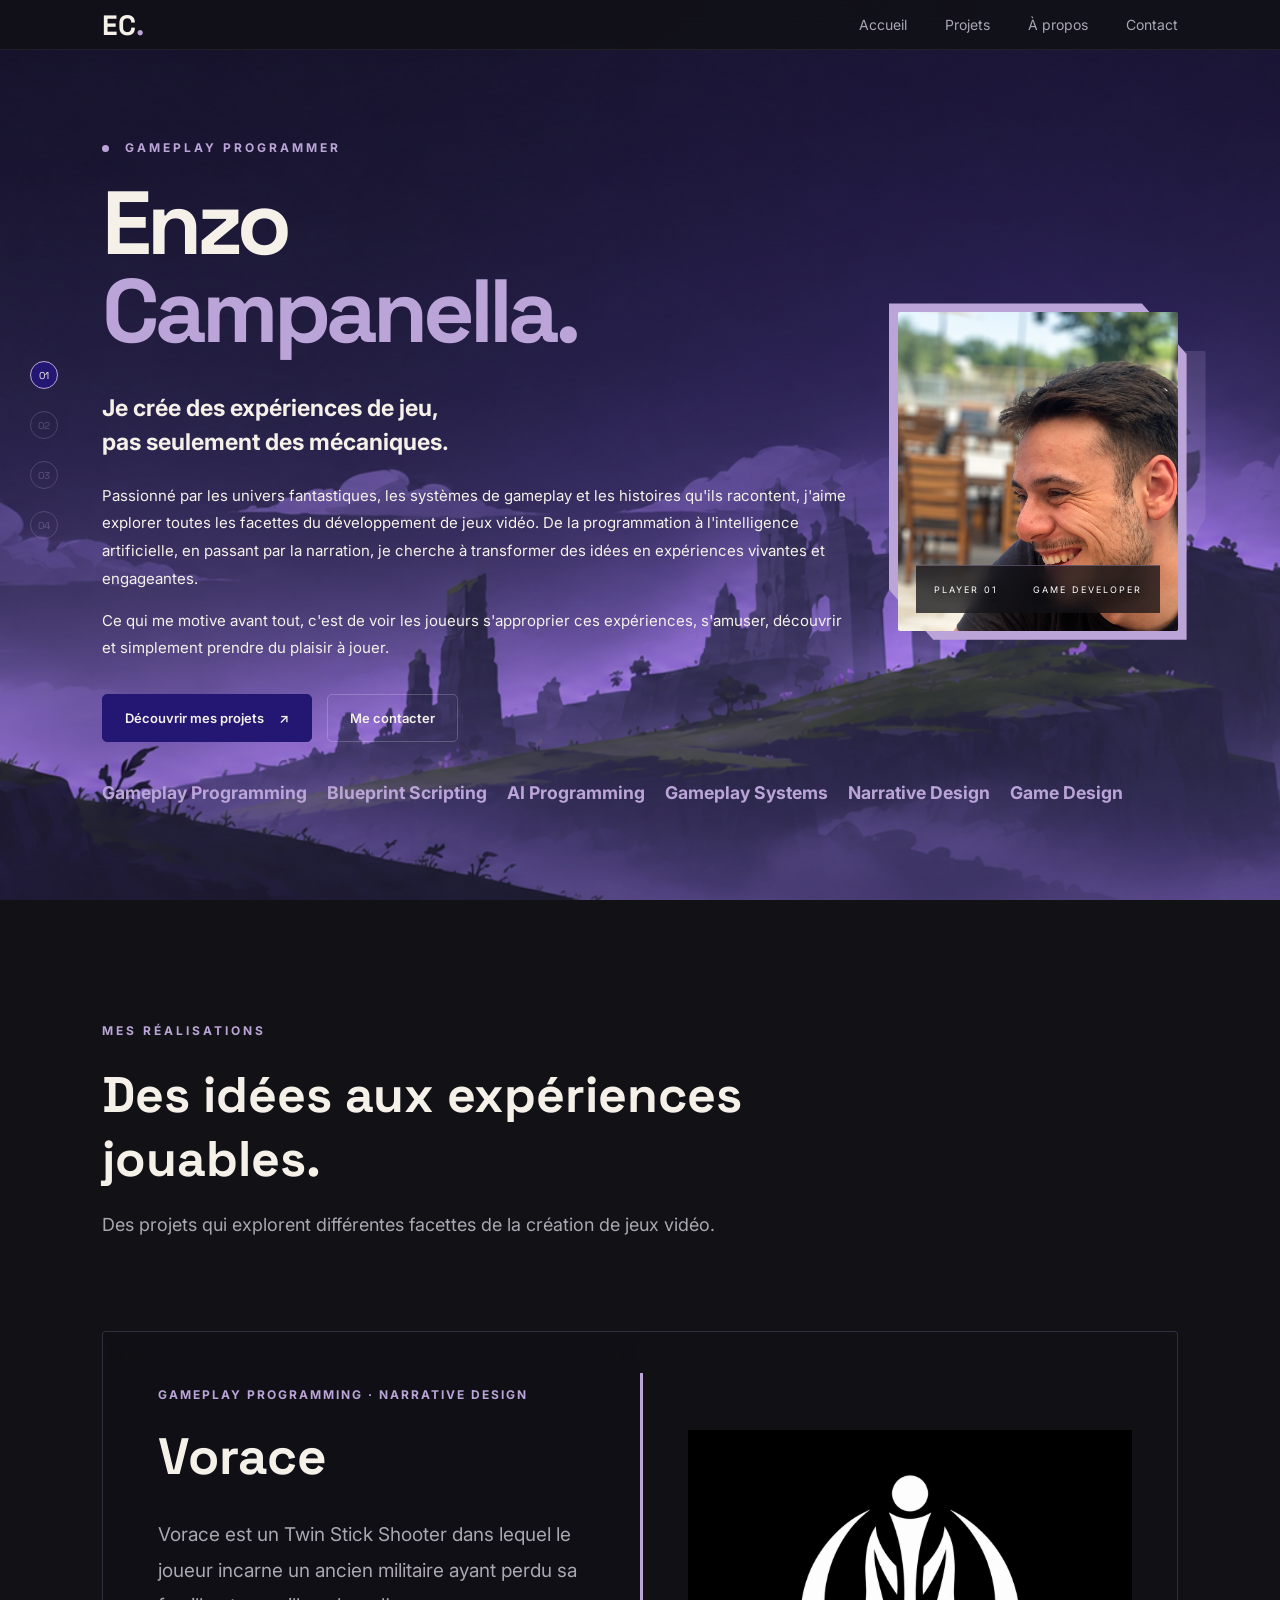
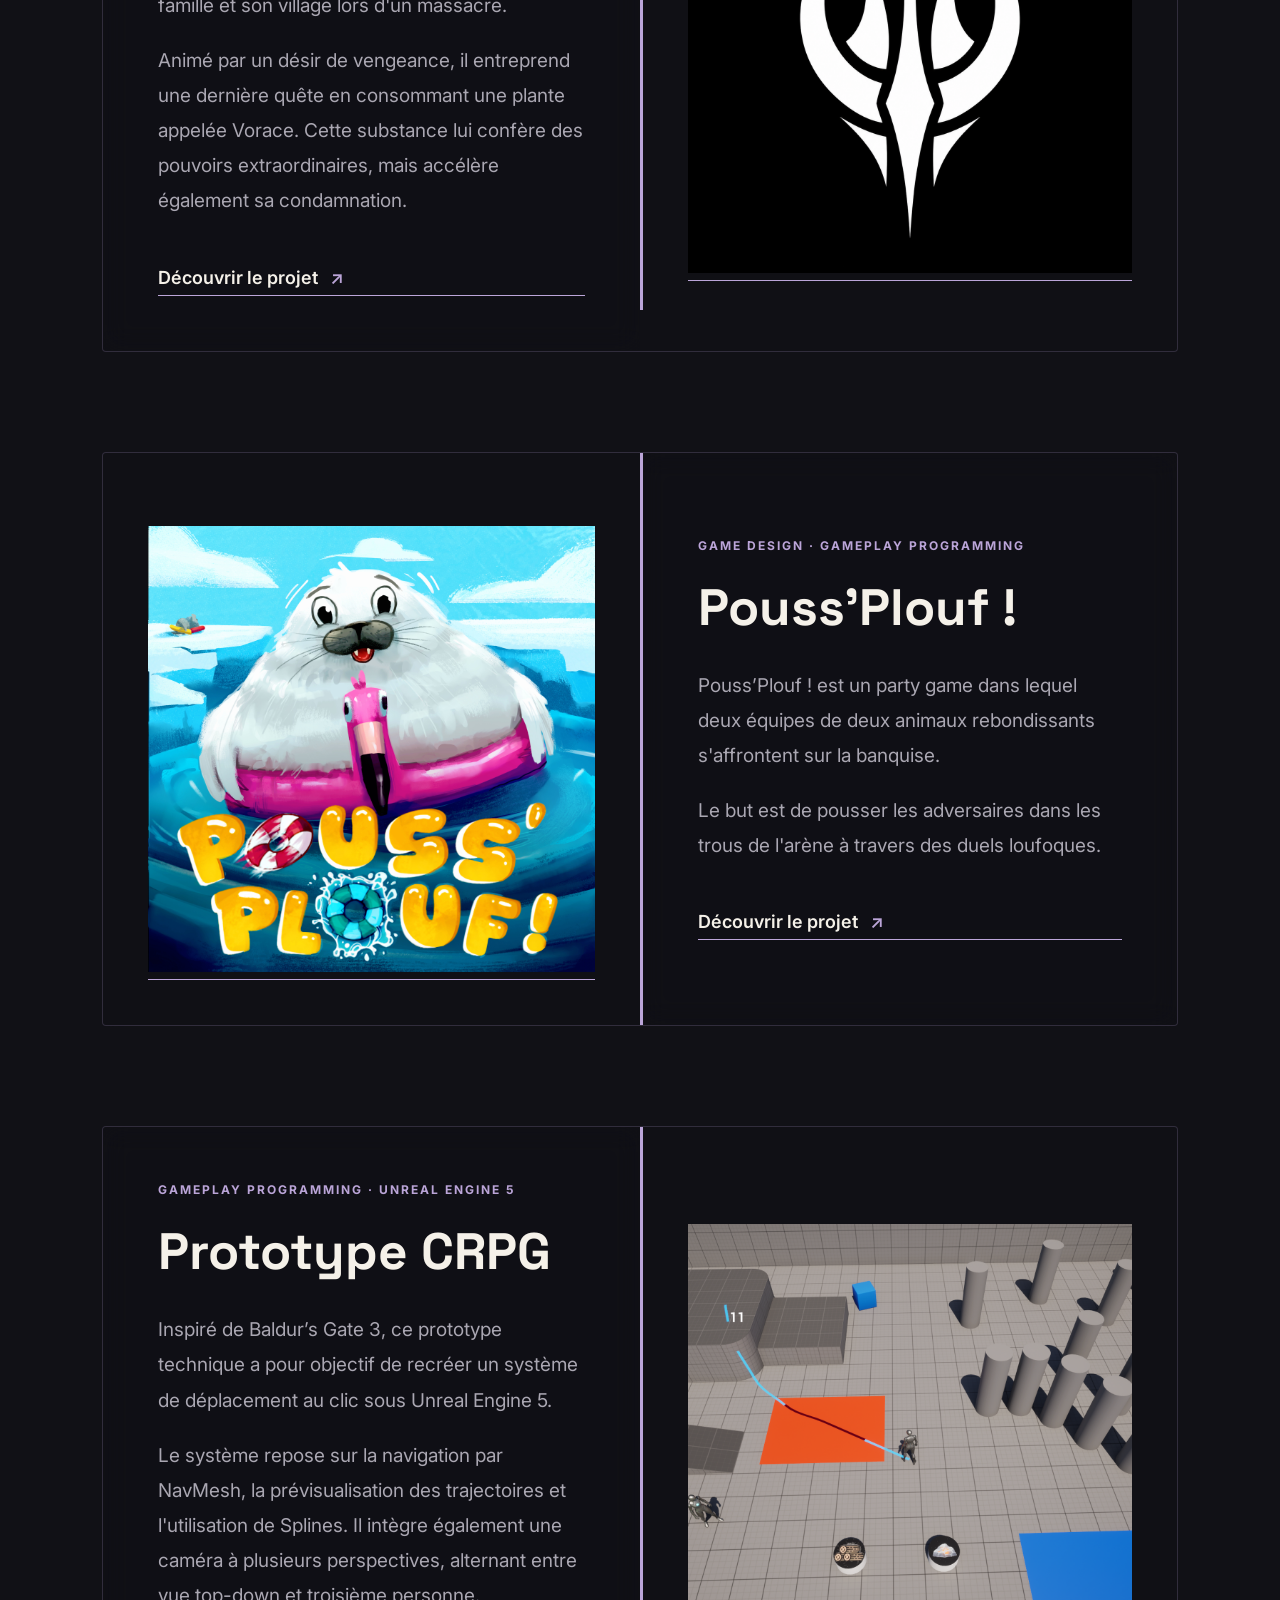
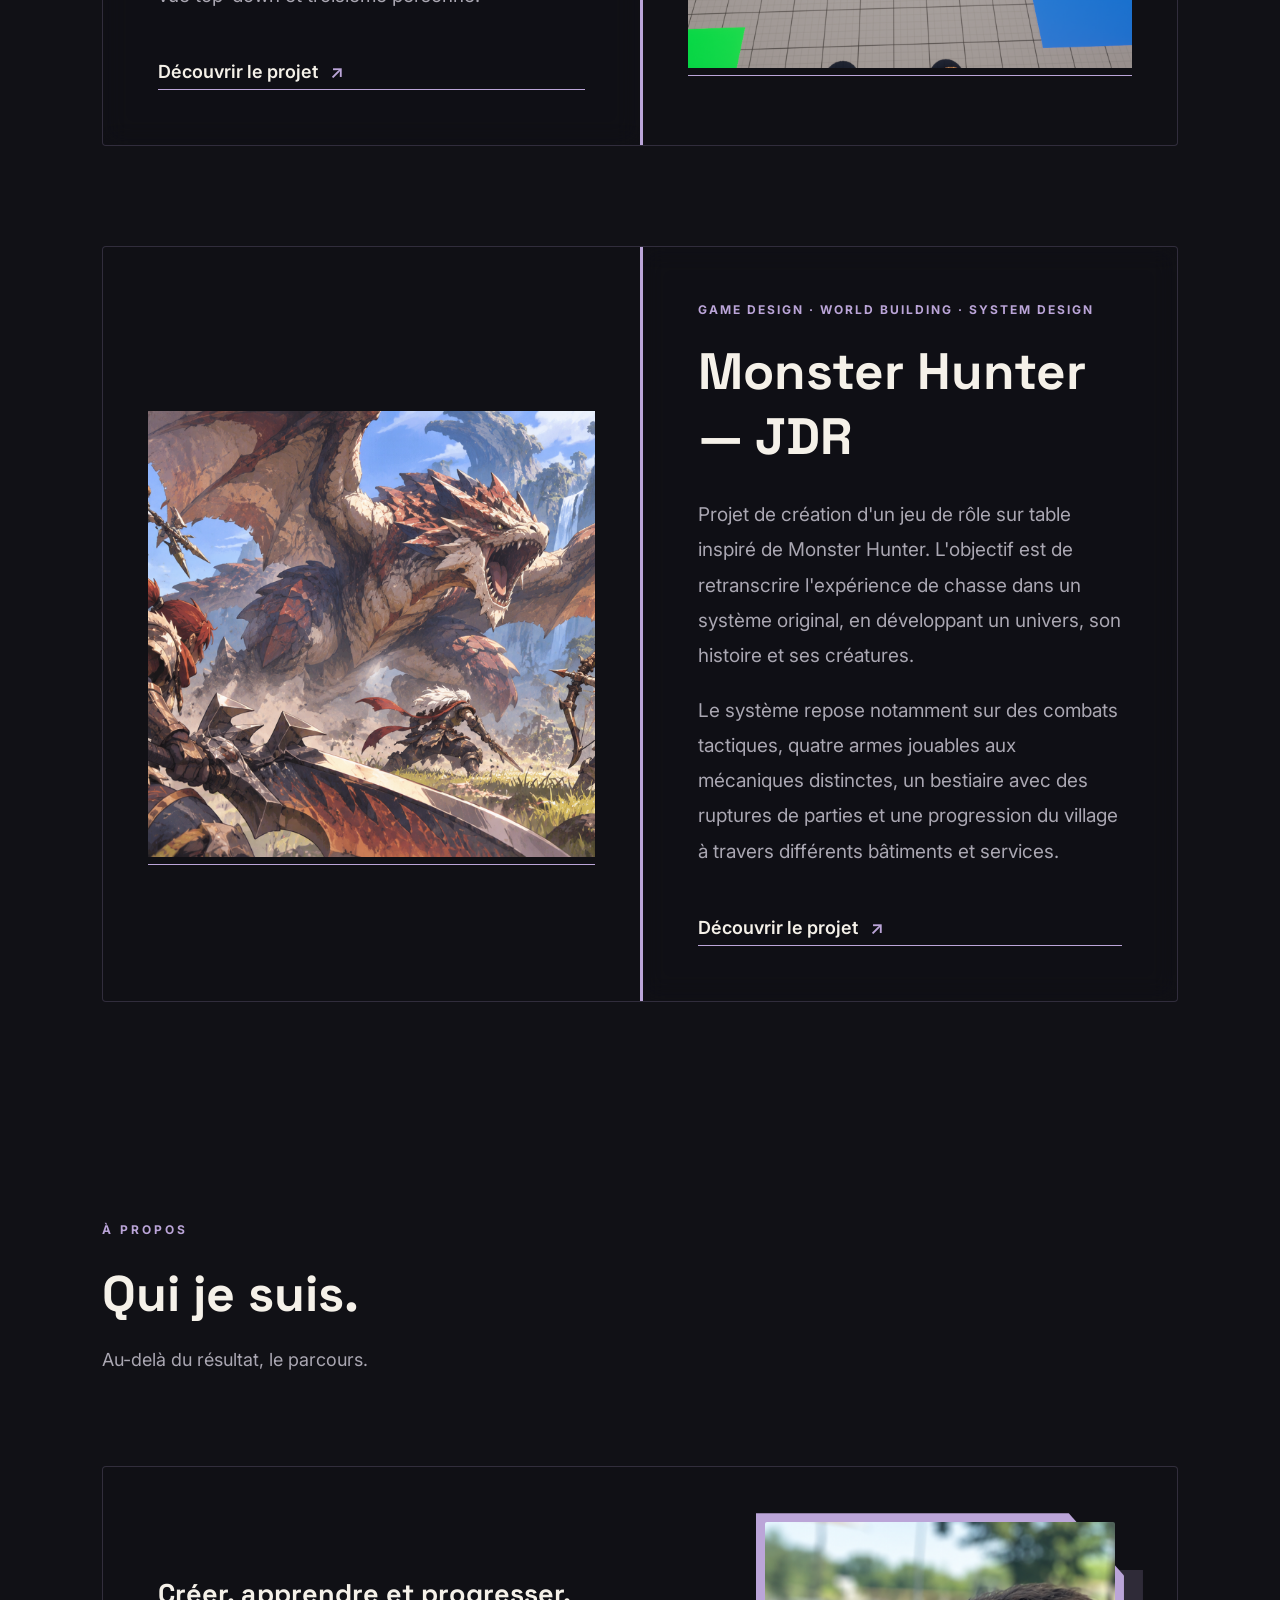
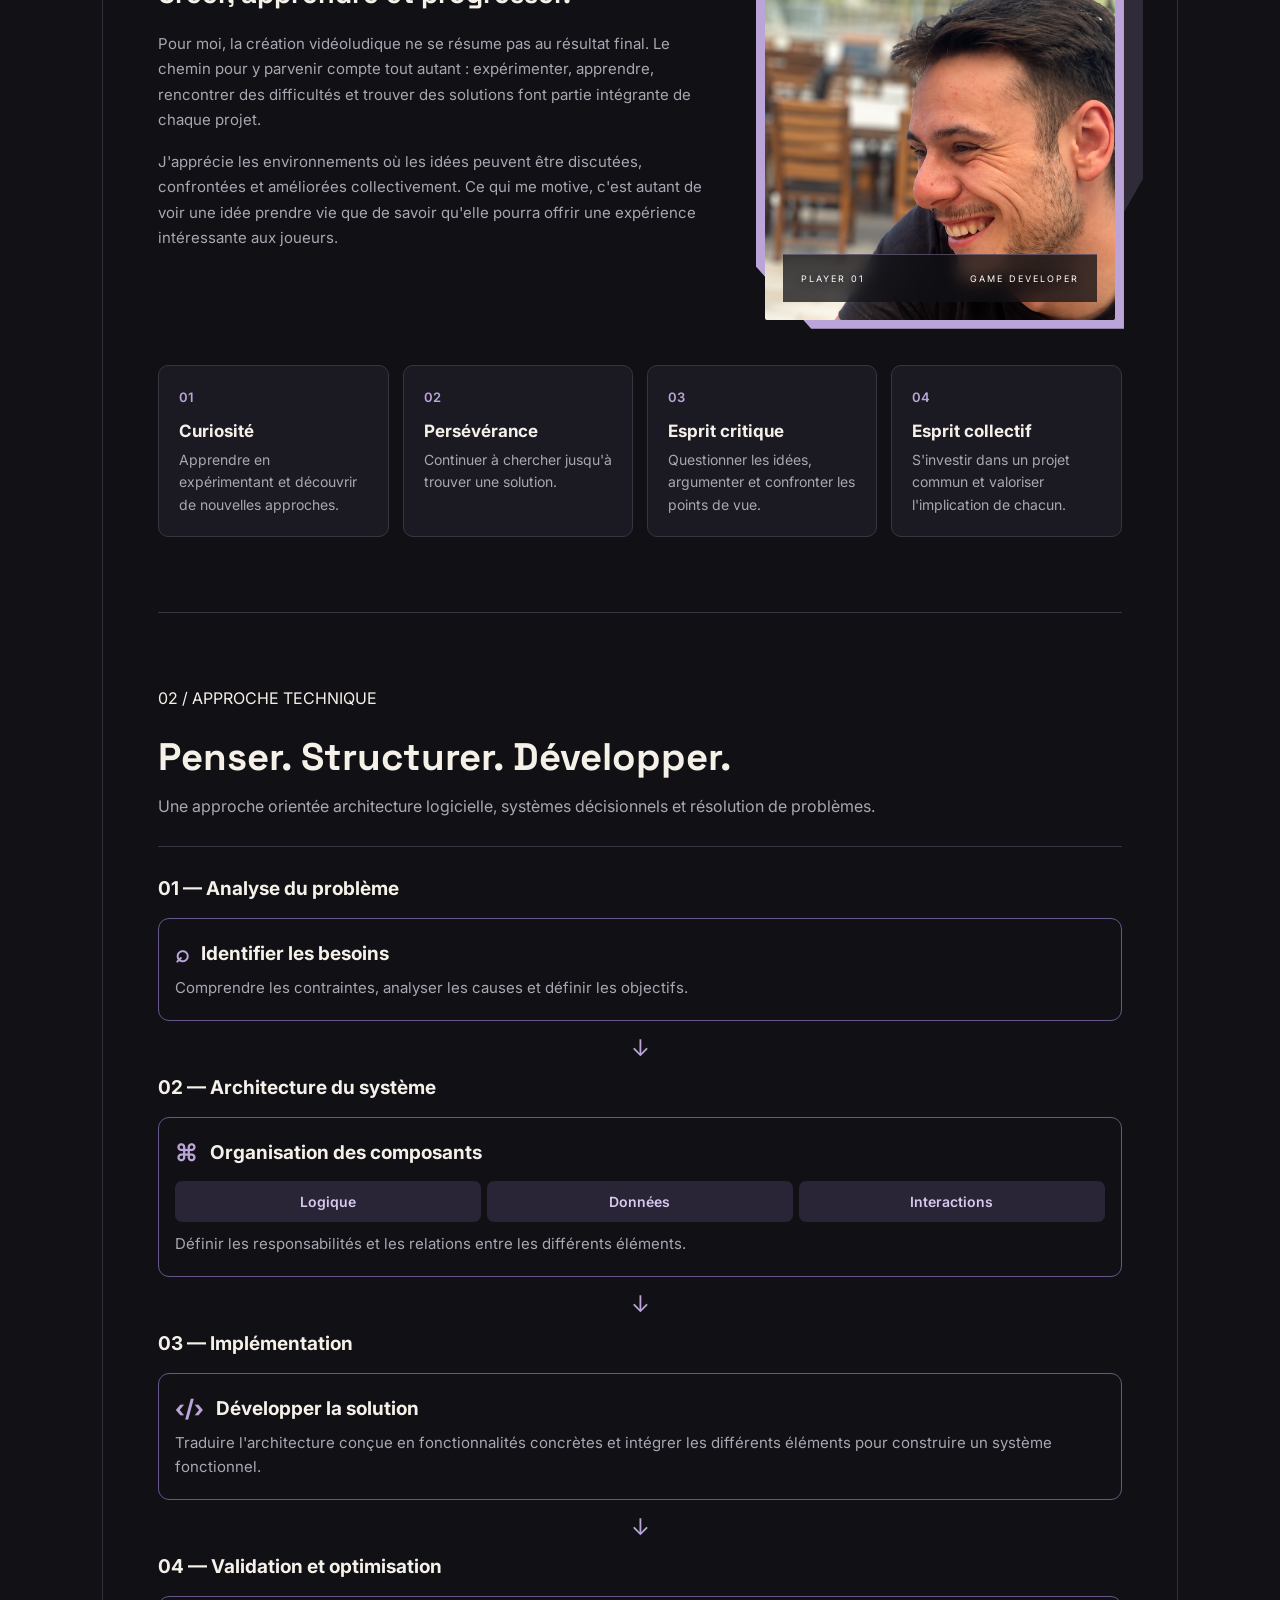
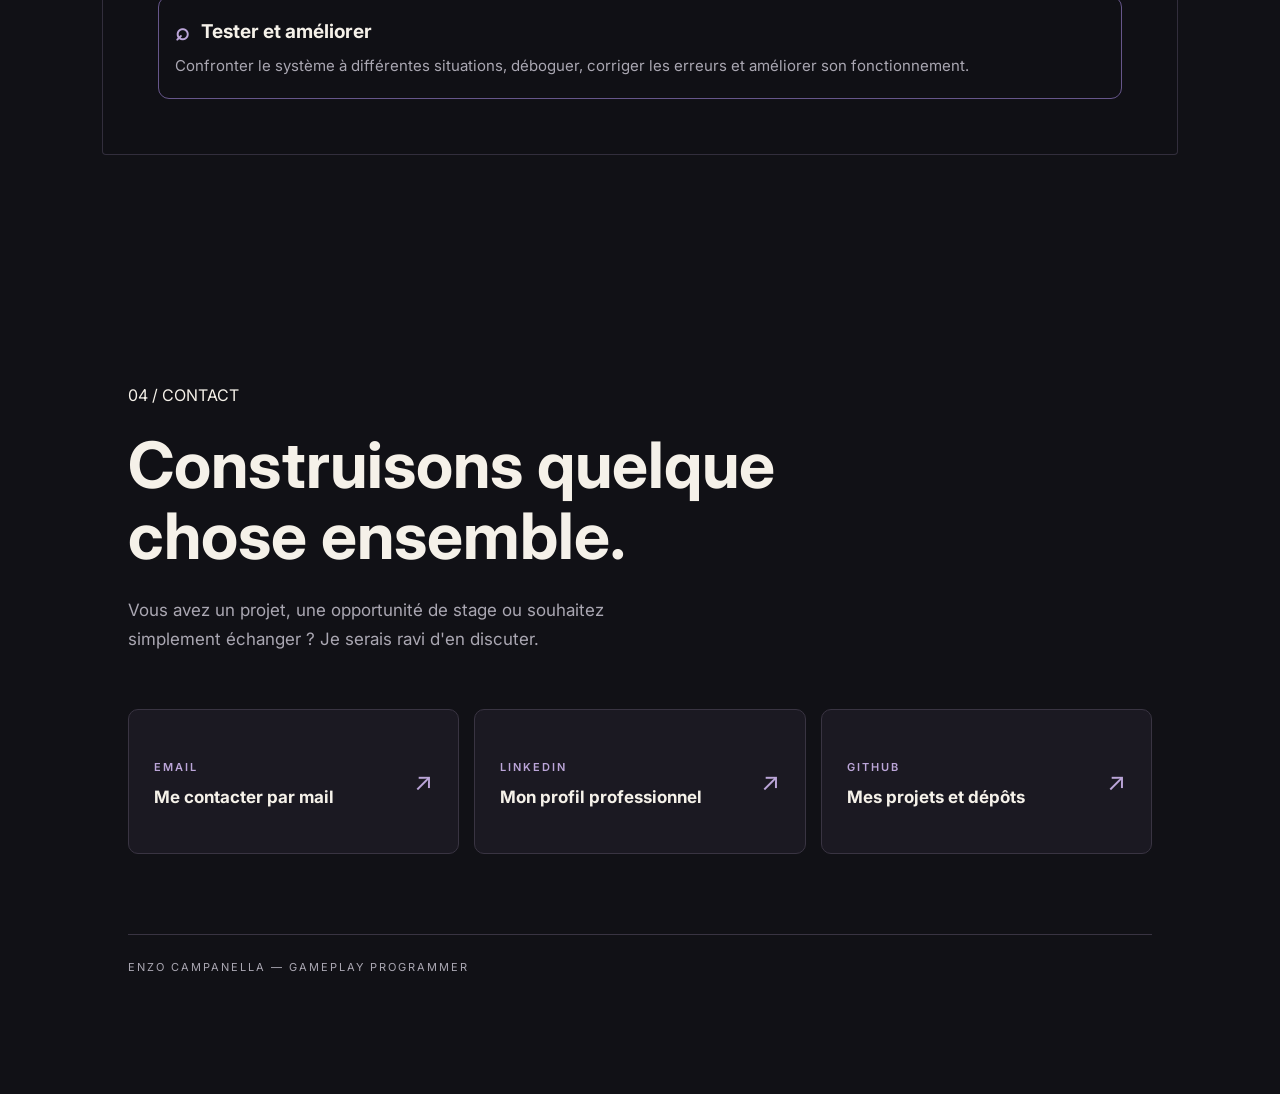
<file: index.html>
<!DOCTYPE html>
    <html lang="fr">
    <head>
        <meta charset="UTF-8">
        <meta name="viewport" content="width=device-width, initial-scale=1.0">

        <title>Enzo Campanella | Gameplay Programmer</title>
        <meta name="description" content="Portfolio d'Enzo Campanella, Gameplay Programmer spécialisé sur Unreal Engine 5.">

        <link rel="stylesheet" href="css/style.css">
        <script src="js/main.js" defer></script>
    </head>

    <body>

    <nav class="scroll-sidebar" aria-label="Navigation des sections">
        <a href="#accueil" class="scroll-link active" data-section="accueil">
            <span class="scroll-number">01</span>
            <span class="scroll-label">Accueil</span>
        </a>

        <a href="#projets" class="scroll-link" data-section="projets">
            <span class="scroll-number">02</span>
            <span class="scroll-label">Projets</span>
        </a>

        <a href="#apropos" class="scroll-link" data-section="apropos">
            <span class="scroll-number">03</span>
            <span class="scroll-label">À propos</span>
        </a>

        <a href="#contact" class="scroll-link" data-section="contact">
            <span class="scroll-number">04</span>
            <span class="scroll-label">Contact</span>
        </a>
    </nav>
    
        <header class="navbar">
            <a href="#" class="logo">EC<span>.</span></a>

            <nav class="nav-links" id="navLinks">
                <a href="#accueil">Accueil</a>
                <a href="#projets">Projets</a>
                <a href="#apropos">À propos</a>
                <a href="#contact">Contact</a>
            </nav>

            <button class="menu-toggle" id="menuToggle"
                    aria-label="Ouvrir le menu" aria-expanded="false">
                <span></span>
                <span></span>
                <span></span>
            </button>
        </header>

        <main>

            <section class="hero" id="accueil">

                <div class="hero-content">

                    <p class="eyebrow">
                        <span class="status-dot"></span>
                        GAMEPLAY PROGRAMMER
                    </p>

                    <h1>
                        Enzo<br>
                        <span>Campanella.</span>
                    </h1>

                    <h2>Je crée des expériences de jeu,<br>
                        pas seulement des mécaniques.</h2>

                    <p class="hero-description">
                        Passionné par les univers fantastiques, les systèmes
                        de gameplay et les histoires qu'ils racontent, j'aime
                        explorer toutes les facettes du développement de jeux vidéo.
                        De la programmation à l'intelligence artificielle, en passant
                        par la narration, je cherche à transformer des idées en
                        expériences vivantes et engageantes.
                    </p>

                    <p class="hero-description secondary">
                        Ce qui me motive avant tout, c'est de voir les joueurs
                        s'approprier ces expériences, s'amuser, découvrir et
                        simplement prendre du plaisir à jouer.
                    </p>

                    <div class="hero-actions">
                        <a href="#projets" class="btn btn-primary">
                            Découvrir mes projets
                            <span>↗</span>
                        </a>

                        <a href="#contact" class="btn btn-secondary">
                            Me contacter
                        </a>
                    </div>

                    <div class="hero-technologies">
                        <span>Gameplay Programming</span>
                        <span>Blueprint Scripting</span>
                        <span>AI Programming</span>
                        <span>Gameplay Systems</span>
                        <span>Narrative Design</span>
                        <span>Game Design</span>
                    </div>

                </div>

                <div class="hero-visual">

                <a href="#apropos" class="hero-portrait-link"
       aria-label="Découvrir la section À propos">
                    <div class="portrait-frame">
                        <div class="portrait-decoration"></div>

                        <img
                            src="assets/portrait.png"
                            alt="Portrait d'Enzo Campanella"
                            class="portrait"
                        >

                        <div class="portrait-caption">
                            <span>PLAYER 01</span>
                            <span>GAME DEVELOPER</span>
                        </div>
                    </div>
                     </a>
                    <div class="floating-symbol symbol-one">✦</div>
                    <div class="floating-symbol symbol-two">✧</div>
                    <div class="floating-symbol symbol-three">◇</div>

                </div>

            

            </section>

            <section class="projects-section" id="projets">

                <div class="projects-heading">
                    <p class="eyebrow">MES RÉALISATIONS</p>
                    <h2>Des idées aux expériences jouables.</h2>
                    <p>
                        Des projets qui explorent différentes facettes
                        de la création de jeux vidéo.
                    </p>
                </div>

                <!-- VORACE -->
                <article class="project-row project-row--vorace">
                    <div class="project-card">
                        <div class="project-content">
                            <p class="project-category">
                                GAMEPLAY PROGRAMMING · NARRATIVE DESIGN
                            </p>

                            <h3>Vorace</h3>

                            <p class="project-description">
                                Vorace est un Twin Stick Shooter dans lequel le joueur
                                incarne un ancien militaire ayant perdu sa famille et
                                son village lors d'un massacre.
                            </p>

                            <p class="project-description">
                                Animé par un désir de vengeance, il entreprend une
                                dernière quête en consommant une plante appelée
                                Vorace. Cette substance lui confère des pouvoirs
                                extraordinaires, mais accélère également sa condamnation.
                            </p>

                            <a href="projects/vorace.html" class="project-link">
                                Découvrir le projet <span>↗</span>
                            </a>
                        </div>

                        <div class="project-image">
                         <a href="projects/vorace.html" class="project-link">
                            <img src="assets/vorace-logo.png" alt="Logo du projet Vorace">
                            </a>
                        </div>
                    </div>
                </article>

                <!-- POUSS'PL OUF -->
                <article class="project-row reverse">

                    <div class="project-card">

                        <div class="project-image">
                         <a href="projects/pouss-plouf.html" class="project-link">
                            <img src="assets/pouss-plouf.png"
                                 alt="Visuel du jeu Pouss’Plouf !">
                                 </a>
                        </div>

                        <div class="project-content">

                            <p class="project-category">
                                GAME DESIGN · GAMEPLAY PROGRAMMING
                            </p>

                            <h3>Pouss’Plouf !</h3>

                            <p class="project-description">
                                Pouss’Plouf ! est un party game dans lequel deux équipes
                                de deux animaux rebondissants s'affrontent sur la banquise.
                            </p>

                            <p class="project-description">
                                Le but est de pousser les adversaires dans les trous
                                de l'arène à travers des duels loufoques.
                            </p>

                            <a href="projects/pouss-plouf.html" class="project-link">
                                Découvrir le projet <span>↗</span>
                            </a>

                        </div>

                    </div>

                </article>

                <!-- PROTOTYPE CRPG -->
                <article class="project-row">

                    <div class="project-card">

                        <div class="project-content">

                            <p class="project-category">
                                GAMEPLAY PROGRAMMING · UNREAL ENGINE 5
                            </p>

                            <h3>Prototype CRPG</h3>

                            <p class="project-description">
                                Inspiré de Baldur’s Gate 3, ce prototype technique
                                a pour objectif de recréer un système de déplacement
                                au clic sous Unreal Engine 5.
                            </p>

                            <p class="project-description">
                                Le système repose sur la navigation par NavMesh,
                                la prévisualisation des trajectoires et l'utilisation
                                de Splines. Il intègre également une caméra à plusieurs
                                perspectives, alternant entre vue top-down et troisième
                                personne.
                            </p>

                            <a href="projects/crpg.html" class="project-link">
                                Découvrir le projet <span>↗</span>
                            </a>

                        </div>

                        <div class="project-image">
                         <a href="projects/crpg.html" class="project-link">
                            <img src="assets/crpg.png"
                                 alt="Capture du prototype CRPG">
                                 </a>
                        </div>

                    </div>

                </article>
                <!-- JDR MONSTER HUNTER -->
                <article class="project-row reverse">

                    <div class="project-card">

                        <div class="project-image">
                         <a href="projects/monster-hunter.html" class="project-link">
                            <img src="assets/monster-hunter-jdr.png"
                                 alt="Illustration du projet JDR Monster Hunter">
                                 </a>
                        </div>

                        <div class="project-content">

                            <p class="project-category">
                                GAME DESIGN · WORLD BUILDING · SYSTEM DESIGN
                            </p>

                            <h3>Monster Hunter — JDR</h3>

                            <p class="project-description">
                                Projet de création d'un jeu de rôle sur table inspiré
                                de Monster Hunter. L'objectif est de retranscrire
                                l'expérience de chasse dans un système original,
                                en développant un univers, son histoire et ses créatures.
                            </p>

                            <p class="project-description">
                                Le système repose notamment sur des combats tactiques,
                                quatre armes jouables aux mécaniques distinctes,
                                un bestiaire avec des ruptures de parties et une
                                progression du village à travers différents bâtiments
                                et services.
                            </p>

                            <a href="projects/monster-hunter.html" class="project-link">
                                Découvrir le projet <span>↗</span>
                            </a>

                        </div>

                    </div>

                </article>

            </section>

            <!-- À PROPOS : une seule section pour le profil et l'approche technique -->
            <section class="about-section" id="apropos">

                <!-- INTRODUCTION -->
            <div class="section-header">
        <p class="eyebrow">À PROPOS</p>
        <h2>Qui je suis.</h2>
        <p>Au-delà du résultat, le parcours.</p>
    </div>

                <div class="about-content">

                    <!-- PARTIE 01 : QUI JE SUIS -->
                    <div class="about-personal">

                        <div class="about-intro">
                            <h3>Créer, apprendre et progresser.</h3>

                            <p>
                                Pour moi, la création vidéoludique ne se résume pas
                                au résultat final. Le chemin pour y parvenir compte
                                tout autant : expérimenter, apprendre, rencontrer
                                des difficultés et trouver des solutions font partie
                                intégrante de chaque projet.
                            </p>

                            <p>
                                J'apprécie les environnements où les idées peuvent
                                être discutées, confrontées et améliorées
                                collectivement. Ce qui me motive, c'est autant
                                de voir une idée prendre vie que de savoir qu'elle
                                pourra offrir une expérience intéressante aux joueurs.
                            </p>
                        </div>

                        <div class="about-right">
                         <div class="hero-visual">

                                <a href="#apropos" class="hero-portrait-link"
                                   aria-label="Découvrir la section À propos">

                                    <div class="portrait-frame">
                                        <div class="portrait-decoration"></div>

                                        <img
                                            src="assets/portrait.png"
                                            alt="Portrait d'Enzo Campanella"
                                            class="portrait"
                                        >

                                        <div class="portrait-caption">
                                            <span>PLAYER 01</span>
                                            <span>GAME DEVELOPER</span>
                                        </div>
                                    </div>

                                </a>

                                <div class="floating-symbol symbol-one">✦</div>
                                <div class="floating-symbol symbol-two">✧</div>
                                <div class="floating-symbol symbol-three">◇</div>

                            </div>
                        </div>

                        <div class="about-values">

                            <article class="value-card">
                                <span class="value-number">01</span>
                                <h4>Curiosité</h4>
                                <p>
                                    Apprendre en expérimentant et découvrir
                                    de nouvelles approches.
                                </p>
                            </article>

                            <article class="value-card">
                                <span class="value-number">02</span>
                                <h4>Persévérance</h4>
                                <p>
                                    Continuer à chercher jusqu'à trouver
                                    une solution.
                                </p>
                            </article>

                            <article class="value-card">
                                <span class="value-number">03</span>
                                <h4>Esprit critique</h4>
                                <p>
                                    Questionner les idées, argumenter
                                    et confronter les points de vue.
                                </p>
                            </article>

                            <article class="value-card">
                                <span class="value-number">04</span>
                                <h4>Esprit collectif</h4>
                                <p>
                                    S'investir dans un projet commun
                                    et valoriser l'implication de chacun.
                                </p>
                            </article>

                        </div>
                    </div>

                    <div class="about-separator"></div>

                    <!-- PARTIE 02 : APPROCHE TECHNIQUE -->
                    <div class="approach-content">

                        <div class="approach-header">
                            <p class="section-category">02 / APPROCHE TECHNIQUE</p>
                            <h2>Penser. Structurer. Développer.</h2>
                            <p>
                                Une approche orientée architecture logicielle,
                                systèmes décisionnels et résolution de problèmes.
                            </p>
                        </div>

                        <div class="approach-flow">

                            <div class="approach-stage">
                                <h3>01 — Analyse du problème</h3>
                                <div class="approach-card">
                                    <div class="approach-card-title">
                                        <span class="approach-icon">⌕</span>
                                        <h4>Identifier les besoins</h4>
                                    </div>
                                    <p>
                                        Comprendre les contraintes, analyser les causes
                                        et définir les objectifs.
                                    </p>
                                </div>
                            </div>

                            <div class="approach-arrow" aria-hidden="true">↓</div>

                            <div class="approach-stage">
                                <h3>02 — Architecture du système</h3>
                                <div class="approach-card">
                                    <div class="approach-card-title">
                                        <span class="approach-icon">⌘</span>
                                        <h4>Organisation des composants</h4>
                                    </div>
                                    <div class="approach-components">
                                        <span>Logique</span>
                                        <span>Données</span>
                                        <span>Interactions</span>
                                    </div>
                                    <p>
                                        Définir les responsabilités et les relations
                                        entre les différents éléments.
                                    </p>
                                </div>
                            </div>

                            <div class="approach-arrow" aria-hidden="true">↓</div>

                            <div class="approach-stage">
                                <h3>03 — Implémentation</h3>
                                <div class="approach-card">
                                    <div class="approach-card-title">
                                        <span class="approach-icon">‹/›</span>
                                        <h4>Développer la solution</h4>
                                    </div>
                                    <p>
                                        Traduire l'architecture conçue en fonctionnalités
                                        concrètes et intégrer les différents éléments
                                        pour construire un système fonctionnel.
                                    </p>
                                </div>
                            </div>

                            <div class="approach-arrow" aria-hidden="true">↓</div>

                            <div class="approach-stage">
                                <h3>04 — Validation et optimisation</h3>
                                <div class="approach-card">
                                    <div class="approach-card-title">
                                        <span class="approach-icon">⌕</span>
                                        <h4>Tester et améliorer</h4>
                                    </div>
                                    <p>
                                        Confronter le système à différentes situations,
                                        déboguer, corriger les erreurs et améliorer
                                        son fonctionnement.
                                    </p>
                                </div>
                            </div>
                        </div>
                    </div>
                </div>
            </section>

            <section class="contact-section" id="contact">

    <div class="contact-content">

        <p class="section-category">04 / CONTACT</p>

        <h2>Construisons quelque chose ensemble.</h2>

        <p class="contact-description">
            Vous avez un projet, une opportunité de stage
            ou souhaitez simplement échanger ?
            Je serais ravi d'en discuter.
        </p>

        <div class="contact-links">

            <a href="mailto:enzo.campanella@outlook.fr" class="contact-link">
                <div>
                    <span class="contact-label">EMAIL</span>
                    <h3>Me contacter par mail</h3>
                </div>
                <span class="contact-arrow">↗</span>
            </a>

            <a href="https://www.linkedin.com/in/enzo-campanella-76319a189/"
               target="_blank"
               rel="noopener noreferrer"
               class="contact-link">
                <div>
                    <span class="contact-label">LINKEDIN</span>
                    <h3>Mon profil professionnel</h3>
                </div>
                <span class="contact-arrow">↗</span>
            </a>

            <a href="https://github.com/EnzoCampa"
               target="_blank"
               rel="noopener noreferrer"
               class="contact-link">
                <div>
                    <span class="contact-label">GITHUB</span>
                    <h3>Mes projets et dépôts</h3>
                </div>
                <span class="contact-arrow">↗</span>
            </a>

        </div>

        <p class="contact-footer">
            ENZO CAMPANELLA — GAMEPLAY PROGRAMMER
        </p>

    </div>

</section>

        </main>

    </body>
    </html>
</file>
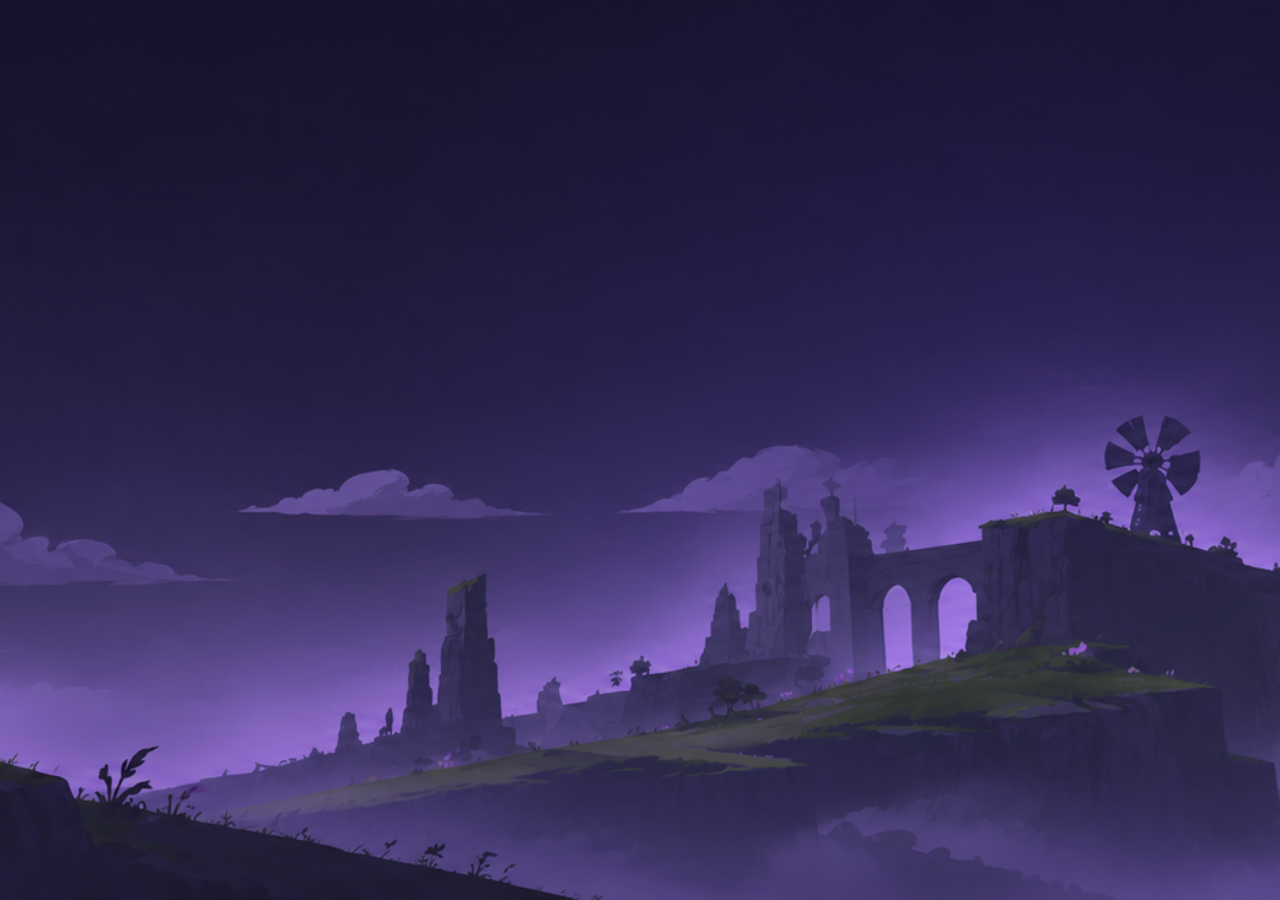
<file: projects/pouss-plouf.html>
<!DOCTYPE html>
<html lang="fr">

<head>
    <meta charset="UTF-8">
    <meta name="viewport" content="width=device-width, initial-scale=1.0">

    <title>Pouss�Plouf ! � Enzo Campanella</title>

    <!-- CSS commun au portfolio -->
    <link rel="stylesheet" href="../css/style.css">
</head>

<body>

    <!-- NAVBAR -->
    <!-- On reprendra celle de index.html -->


    <!-- SIDEBAR -->
    <!-- On reprendra celle de index.html -->


    <!-- CONTENU DE LA PAGE -->
    <main class="project-page">

        <!-- Le contenu de Pouss'Plouf viendra ici -->

    </main>


    <!-- JavaScript commun -->
    <script src="../js/main.js"></script>

</body>
</html>
</file>
<file: css/style.css>
@import url('https://fonts.googleapis.com/css2?family=Inter:wght@400;500;600;700;800&family=Space+Grotesk:wght@400;500;600;700&display=swap');

/* =========================================
   VARIABLES
========================================= */

:root {
    --background: #111116;
    --surface: #1B1922;
    --purple: #241773;
    --lavender: #BBA5D8;
    --ivory: #F5F1E9;
    --muted: #AAA7B2;
}

/* =========================================
   RESET & GLOBAL
========================================= */

* {
    margin: 0;
    padding: 0;
    box-sizing: border-box;
}

html {
    scroll-behavior: smooth;
}

body {
    background-color: var(--background);
    background-image: radial-gradient(ellipse at 80% 30%, rgba(55, 35, 125, 0.18), transparent 45%), radial-gradient(ellipse at 10% 90%, rgba(80, 55, 120, 0.10), transparent 40%), radial-gradient(rgba(187, 165, 216, 0.055) 0.7px, transparent 0.7px), url("../assets/hero-landscape.png");
    background-size: auto, auto, 34px 34px, cover;
    background-position: center, center, center, center top;
    background-repeat: no-repeat, no-repeat, repeat, no-repeat;
    background-attachment: fixed;
    color: var(--ivory);
    font-family: 'Inter', sans-serif;
    overflow-x: hidden;
}

a {
    color: inherit;
    text-decoration: none;
}

button {
    font-family: inherit;
}

/* =========================================
   NAVIGATION
========================================= */

.navbar {
    width: 100%;
    height: 50px;
    padding: 0 8%;

    display: flex;
    align-items: center;
    justify-content: space-between;

    border-bottom: 1px solid rgba(255,255,255,0.07);

   position: sticky;
   top: 0;
   z-index: 10000;

   background: rgba(17, 17, 22, 0.85);
   backdrop-filter: blur(12px);
   -webkit-backdrop-filter: blur(12px);
}

.logo {
    font-family: 'Space Grotesk', sans-serif;
    font-size: 28px;
    font-weight: 700;
}

.logo span {
    color: var(--lavender);
}

.nav-links {
    display: flex;
    gap: 38px;
}

.nav-links a {
    color: var(--muted);
    font-size: 14px;
    transition: color 0.3s ease;
}

.nav-links a:hover {
    color: var(--lavender);
}

.menu-toggle {
    display: none;
    background: none;
    border: none;
    cursor: pointer;
}

/* =========================================
   HERO SECTION
========================================= */

/* =========================================
   HERO SECTION
========================================= */

.hero {
    min-height: calc(100vh - 85px);
    padding: 90px 8% 110px;
    display: grid;
    grid-template-columns: minmax(0, 1.75fr) minmax(280px, 0.65fr);
    align-items: center;
    gap: clamp(24px, 3.5vw, 58px);
    position: relative;
    isolation: isolate;
    overflow: hidden;
}

    /* Paysage fantastique en arrière-plan */

/* Contenu principal */

.hero-content {
    max-width: 100%;
    position: relative;
    z-index: 2;
}

.eyebrow {
    color: var(--lavender);
    font-size: 12px;
    font-weight: 700;
    letter-spacing: 3px;
    margin-bottom: 25px;
}

.status-dot {
    display: inline-block;
    width: 7px;
    height: 7px;
    border-radius: 50%;
    background: var(--lavender);
    margin-right: 10px;
}

/* =========================================
   TYPOGRAPHY
========================================= */

h1 {
    font-family: 'Space Grotesk', sans-serif;
    font-size: clamp(65px, 7vw, 100px);
    line-height: 0.98;
    letter-spacing: -5px;
    margin-bottom: 35px;
}

h1 span {
    color: var(--lavender);
}

.hero h2 {
    font-size: 23px;
    line-height: 1.5;
    margin-bottom: 22px;
}

.hero-description {
    max-width: 900px;
    color: var(--ivory);
    font-size: 15px;
    line-height: 1.85;
    margin-bottom: 14px;
}

.hero-description.secondary {
    margin-bottom: 32px;
}

/* =========================================
   BUTTONS
========================================= */

.hero-actions {
    display: flex;
    gap: 15px;
    flex-wrap: wrap;
    margin-top: 28px;
    margin-bottom: 40px;
}

.btn {
    padding: 15px 22px;
    border-radius: 5px;
    font-size: 13px;
    font-weight: 600;
    transition: all 0.3s ease;
}

.btn-primary {
    background: var(--purple);
    border: 1px solid var(--purple);
}

.btn-primary span {
    margin-left: 12px;
}

.btn-primary:hover {
    background: var(--lavender);
    border-color: var(--lavender);
    color: var(--background);
    transform: translateY(-3px);
}

.btn-secondary {
    border: 1px solid rgba(255,255,255,0.2);
}

.btn-secondary:hover {
    border-color: var(--lavender);
    color: var(--lavender);
}

/* =========================================
   TECHNOLOGIES
========================================= */

.hero-technologies {
    display: flex;
    justify-content: space-between;
    align-items: center;
    width: 100%;
    flex-wrap: nowrap;
    gap: 20px;
}
.hero-technologies span {
    font-size: 1.1rem;
    font-weight: 700;
    color: #BBA5D8;
    white-space: nowrap;
}
/* =========================================
   PORTRAIT - MINIMAL GEOMETRIC FRAME
========================================= */

.portrait-frame {
    position: relative;
    isolation: isolate;
    overflow: visible;
    border: none;
    transform: none;
}

/* Forme géométrique en arrière-plan */
.portrait-frame::after {
    content: "";
    position: absolute;
    z-index: -2;

    top: 12%;
    right: -28px;

    width: 45%;
    height: 70%;

    background: rgba(187, 165, 216, 0.18);

    clip-path: polygon(
        25% 0,
        100% 0,
        100% 75%,
        75% 100%,
        0 100%,
        0 25%
    );
}

/* Contour géométrique */
.portrait-frame::before {
    content: "";
    position: absolute;
    z-index: -1;

    inset: -9px;

    background: var(--lavender);

    clip-path: polygon(
        0 0,
        85% 0,
        100% 15%,
        100% 100%,
        15% 100%,
        0 85%
    );
}

/* Image */
.portrait {
    position: relative;
    z-index: 1;

    width: 100%;
    height: 100%;

    object-fit: cover;
    border-radius: 0;
}

/* Bandeau inférieur */
.portrait-caption {
    z-index: 2;
    bottom: 0;
    left: 0;
    right: 0;

    padding: 18px;

    background: rgba(17, 17, 22, 0.75);
    backdrop-filter: blur(8px);

    border-top: 1px solid rgba(187, 165, 216, 0.35);
}

/* =========================================
   PORTRAIT
========================================= */

.hero-visual {
    width: 100%;
    display: flex;
    justify-content: center;
    align-items: center;
    position: relative;
}

.portrait-frame {
    width: 100%;
    max-width: 350px;
    aspect-ratio: 0.88;

    padding: 0;
    border: none;
    background: transparent;

    position: relative;
    transform: none;
}

.portrait-decoration {
    display: none;
}

.portrait {
    display: block;
    width: 100%;
    height: 100%;

    object-fit: cover;
    object-position: center 35%;

    border-radius: 2px;
    filter: none;

    box-shadow: none;
}

.portrait-caption {
    position: absolute;
    bottom: 18px;
    left: 18px;
    right: 18px;

    display: flex;
    justify-content: space-between;

    color: white;
    font-size: 9px;
    letter-spacing: 2px;
    text-shadow: 0 2px 8px rgba(0, 0, 0, 0.9);
}

/* Aucun symbole décoratif autour du portrait */

.floating-symbol {
    display: none;
}

/* =========================================
   PROJECTS & OTHER SECTIONS
========================================= */

.projects-placeholder,
.simple-section {
    padding: 100px 8%;
    min-height: 300px;

    opacity: 0;
    transform: translateY(25px);

    transition:
        opacity 0.7s ease,
        transform 0.7s ease;
}

.projects-placeholder.visible,
.simple-section.visible {
    opacity: 1;
    transform: translateY(0);
}

.projects-placeholder h2,
.simple-section h2 {
    font-family: 'Space Grotesk', sans-serif;
    font-size: 35px;
    margin-bottom: 18px;
}

.projects-placeholder > p:not(.eyebrow),
.simple-section p {
    color: var(--muted);
}

/* =========================================
   PROJECTS SECTION
========================================= */

.projects-section {
    padding: 110px 8%;
}

.projects-heading {
    max-width: 700px;
    margin-bottom: 90px;
}

    .projects-heading h2 {
        font-family: 'Space Grotesk', sans-serif;
        font-size: clamp(30px, 4vw, 45px);
        margin-bottom: 18px;
    }

    .projects-heading > p:not(.eyebrow) {
        color: var(--muted);
        line-height: 1.8;
    }

/* PROJECT ROW */

.project-row {
    display: grid;
    grid-template-columns: 1fr 1fr;
    align-items: center;
    gap: 7%;
    margin-bottom: 130px;
}

    .project-row:last-child {
        margin-bottom: 0;
    }

    /* REVERSE LAYOUT */

    .project-row.reverse .project-image {
        order: -1;
    }

/* PROJECT CONTENT */

.project-content {
    max-width: 550px;
}

.project-category {
    color: var(--lavender);
    font-size: 10px;
    font-weight: 700;
    letter-spacing: 2px;
    margin-bottom: 20px;
}

.project-content h3 {
    font-family: 'Space Grotesk', sans-serif;
    font-size: clamp(35px, 4vw, 52px);
    margin-bottom: 25px;
}

.project-description {
    color: var(--muted);
    font-size: 14px;
    line-height: 1.9;
    margin-bottom: 15px;
}

/* PROJECT IMAGE */

.project-image {
    width: 100%;
    aspect-ratio: 16 / 10;
    display: flex;
    align-items: center;
    justify-content: center;
    overflow: hidden;
    background: var(--surface);
    border: 1px solid rgba(187, 165, 216, 0.15);
}

    .project-image img {
        width: 100%;
        height: 100%;
        object-fit: cover;
        transition: transform 0.5s ease;
    }

    .project-image:hover img {
        transform: scale(1.04);
    }

/* PROJECT LINK */

.project-link {
    display: inline-flex;
    align-items: center;
    gap: 12px;
    margin-top: 25px;
    padding-bottom: 7px;
    color: var(--ivory);
    font-size: 13px;
    font-weight: 600;
    border-bottom: 1px solid var(--lavender);
    transition: color 0.3s ease;
}

    .project-link:hover {
        color: var(--lavender);
    }

    .project-link span {
        color: var(--lavender);
    }

/* =========================================
   PROJECTS - VISUAL IMPROVEMENTS
========================================= */

/* PROJECT CONTENT PANEL */

.project-content {
    max-width: 100%;
    padding: 38px;
    background: rgba(17, 17, 22, 0.82);
    border-left: 3px solid var(--lavender);
    backdrop-filter: blur(12px);
    -webkit-backdrop-filter: blur(12px);
}

/* PROJECT TYPOGRAPHY */

.project-category {
    font-size: 12px;
    margin-bottom: 22px;
}

.project-content h3 {
    font-size: clamp(40px, 4vw, 57px);
    margin-bottom: 28px;
}

.project-description {
    font-size: 19px;
    line-height: 1.85;
    margin-bottom: 20px;
}

.project-link {
    font-size: 18px;
    margin-top: 28px;
}

/* PROJECT IMAGES */

.project-image {
    aspect-ratio: 16 / 10;
    background: rgba(17, 17, 22, 0.85);
    padding: 12px;
}

    .project-image img {
        width: 100%;
        height: 100%;
        object-fit: contain;
        transition: transform 0.5s ease;
    }

/* SECTION HEADING */

.projects-heading h2 {
    font-size: clamp(35px, 4vw, 50px);
}

.projects-heading > p:not(.eyebrow) {
    font-size: 18px;
    line-height: 1.8;
}
/* =========================================
   PROJECT CARD - UNIFIED LAYOUT
========================================= */

.project-row {
    display: block;
    margin-bottom: 100px;
}

.project-card {
    display: grid;
    grid-template-columns: 1fr 1fr;
    align-items: stretch;
    background: rgba(17, 17, 22, 0.88);
    border: 1px solid rgba(187, 165, 216, 0.2);
    border-radius: 4px;
    overflow: hidden;
    backdrop-filter: blur(12px);
    -webkit-backdrop-filter: blur(12px);
}

.project-content {
    max-width: none;
    padding: 55px;
    background: transparent;
    border-left: 3px solid var(--lavender);
    display: flex;
    flex-direction: column;
    justify-content: center;
}

.project-image {
    width: 100%;
    height: 100%;
    min-height: 350px;
    aspect-ratio: auto;
    padding: 20px;
    background: transparent;
    border: none;
    display: flex;
    align-items: center;
    justify-content: center;
}

    .project-image img {
        width: 100%;
        height: 100%;
        object-fit: contain;
    }

/* INVERSE ORDER */

.project-row.reverse .project-content {
    order: 2;
}

.project-row.reverse .project-image {
    order: 1;
}
/* LIMIT IMAGE SIZE */

.project-image {
    min-height: 450px;
    padding: 45px;
}

    .project-image img {
        width: 100%;
        height: 100%;
        max-width: 800px;
        max-height: 800px;
        object-fit: contain;
    }
/* Séparation entre image et texte */

.project-content {
    border-left: none;
}

.project-row:not(.reverse) .project-image {
    border-left: 3px solid var(--lavender);
}

.project-row.reverse .project-content {
    border-left: 3px solid var(--lavender);
}
/* MOBILE */
/* =========================================
   SCROLL SIDEBAR
========================================= */

.scroll-sidebar {
    position: fixed;
    left: 30px;
    top: 50%;
    transform: translateY(-50%);
    z-index: 1000;

    display: flex;
    flex-direction: column;
    gap: 22px;
}

.scroll-link {
    position: relative;

    display: flex;
    align-items: center;
    gap: 14px;

    color: rgba(187, 165, 216, 0.35);
    font-family: 'Space Grotesk', sans-serif;
    font-size: 12px;

    transition: color 0.3s ease;
}

.scroll-number {
    width: 28px;
    height: 28px;

    display: flex;
    align-items: center;
    justify-content: center;

    border: 1px solid rgba(187, 165, 216, 0.25);
    border-radius: 50%;

    font-size: 10px;
    transition: all 0.3s ease;
}

.scroll-label {
    opacity: 0;
    transform: translateX(-8px);
    pointer-events: none;

    transition: all 0.3s ease;
    white-space: nowrap;
}

.scroll-link:hover .scroll-label {
    opacity: 1;
    transform: translateX(0);
}

.scroll-link:hover,
.scroll-link.active {
    color: var(--lavender);
}

.scroll-link.active .scroll-number {
    background: var(--purple);
    border-color: var(--lavender);
    color: var(--ivory);
}

/* =========================================
   VORACE - IMAGE DIMENSIONS
========================================= */

.project-row--vorace .project-image {
    width: 100%;
    aspect-ratio: 1 / 1;
    height: auto;
    min-height: 0;
    max-width: 650px;
    justify-self: center;
    align-self: center;
    overflow: hidden;
}

.project-row--vorace .project-image img {
    width: 100%;
    height: 100%;
    object-fit: contain;
}

/* APPROACH SECTION */

.approach-section {
    background: #111116;
    padding: 80px 5%;
    color: #F5F1E9;
}

.approach-header {
    position: relative;
    padding-bottom: 26px;
    margin-bottom: 30px;
    border-bottom: 1px solid #393342;
}

.approach-header h2 {
    font-family: "Space Grotesk", sans-serif;
    font-size: clamp(28px, 3vw, 42px);
    margin: 24px 0 12px;
}

.approach-header > p:last-child {
    color: #AAA7B2;
    line-height: 1.7;
}

.approach-flow {
    display: flex;
    flex-direction: column;
    gap: 14px;
}

.approach-stage h3 {
    font-size: 19px;
    margin-bottom: 18px;
}

.approach-card {
    border: 1px solid #66568A;
    border-radius: 11px;
    padding: 20px 16px;
    transition: border-color 0.25s ease,
                background 0.25s ease;
}

.approach-card:hover {
    border-color: #BBA5D8;
    background: #1B1922;
}

.approach-card-title {
    display: flex;
    align-items: center;
    gap: 12px;
    margin-bottom: 8px;
}

.approach-card-title h4 {
    font-size: 19px;
    margin: 0;
}

.approach-icon {
    color: #BBA5D8;
    font-size: 24px;
    font-weight: bold;
}

.approach-card p {
    color: #AAA7B2;
    font-size: 15px;
    line-height: 1.6;
    margin: 0;
}

.approach-components {
    display: grid;
    grid-template-columns: repeat(3, 1fr);
    gap: 6px;
    margin: 14px 0 10px;
}

.approach-components span {
    background: #292436;
    color: #D8C8ED;
    text-align: center;
    padding: 12px 8px;
    border-radius: 7px;
    font-size: 14px;
    font-weight: 600;
}

.approach-arrow {
    color: #BBA5D8;
    text-align: center;
    font-size: 23px;
    line-height: 1;
    padding: 2px 0;
}

.approach-content {
    width: 100%;
    max-width: 1200px;
    margin-left: auto;
    margin-right: auto;
    padding-left: 3%;
    padding-right: 5%;
    box-sizing: border-box;
}

/* ABOUT SECTION */

.about-section {
    background: #111116;
    color: #F5F1E9;
    padding: 80px 5%;
}

.about-header {
    margin-bottom: 45px;
}

.about-header h2 {
    font-family: "Space Grotesk", sans-serif;
    font-size: clamp(32px, 4vw, 48px);
    margin: 20px 0 10px;
}

.about-header > p:last-child,
.about-intro p {
    color: #AAA7B2;
    line-height: 1.7;
}

/* PERSONAL PRESENTATION */

.about-personal {
    display: grid;
    grid-template-columns: minmax(0, 1.1fr) minmax(280px, 0.9fr);
    grid-template-areas:
        "intro portrait"
        "values values";
    column-gap: 55px;
    row-gap: 42px;
    align-items: start;
}

.about-intro {
    grid-area: intro;
    min-width: 0;
}

.about-right {
    grid-area: portrait;
}

.about-values {
    grid-area: values;
}

.about-intro h3 {
    font-family: "Space Grotesk", sans-serif;
    font-size: 27px;
    margin: 0 0 20px;
}

.about-intro p {
    font-size: 15px;
    margin-bottom: 16px;
}

.about-values {
    display: grid;
    grid-template-columns: repeat(4, minmax(0, 1fr));
    gap: 14px;
}

.value-card {
    background: #1B1922;
    border: 1px solid #393342;
    border-radius: 10px;
    padding: 20px;
    transition: border-color 0.25s ease,
                transform 0.25s ease;
}

.value-card:hover {
    border-color: #BBA5D8;
    transform: translateY(-3px);
}

.value-number {
    color: #BBA5D8;
    font-size: 13px;
    font-weight: 600;
}

.value-card h4 {
    font-size: 17px;
    margin: 15px 0 8px;
}

.value-card p {
    color: #AAA7B2;
    font-size: 14px;
    line-height: 1.6;
    margin: 0;
}

/* SEPARATOR */

.about-separator {
    height: 1px;
    background: #393342;
    margin: 75px 0;
}

/* TECHNICAL PRESENTATION */

.about-technical .approach-header {
    margin-bottom: 30px;
}

/* POSITIONNEMENT DE L'IMAGE DANS LA SECTION À PROPOS */
.about-right {
    display: flex;
    justify-content: center;
    align-items: flex-start;
    min-width: 0;
}

/* =========================================
   CONTACT
========================================= */

.contact-section {
    background: #111116;
    color: #F5F1E9;
    padding: 120px 10%;
}

.contact-content {
    max-width: 1100px;
    margin: 0 auto;
}

.contact-content h2 {
    max-width: 750px;
    font-size: clamp(36px, 5vw, 64px);
    line-height: 1.1;
    margin: 25px 0;
}

.contact-description {
    max-width: 550px;
    color: #AAA7B2;
    font-size: 17px;
    line-height: 1.7;
    margin-bottom: 55px;
}

.contact-links {
    display: grid;
    grid-template-columns: repeat(3, 1fr);
    gap: 15px;
}

.contact-link {
    display: flex;
    justify-content: space-between;
    align-items: center;
    min-height: 145px;
    padding: 25px;
    background: #1B1922;
    border: 1px solid #393442;
    border-radius: 10px;
    color: #F5F1E9;
    text-decoration: none;
    transition: 0.25s ease;
}

.contact-link:hover {
    border-color: #BBA5D8;
    transform: translateY(-5px);
    background: #241F2D;
}

.contact-label {
    color: #BBA5D8;
    font-size: 11px;
    letter-spacing: 2px;
    font-weight: 600;
}

.contact-link h3 {
    font-size: 17px;
    margin-top: 12px;
}

.contact-arrow {
    font-size: 25px;
    color: #BBA5D8;
}

.contact-footer {
    margin-top: 80px;
    padding-top: 25px;
    border-top: 1px solid #393442;
    color: #AAA7B2;
    font-size: 11px;
    letter-spacing: 2px;
}
/* EN-TÊTE À PROPOS */

.about-section {
    padding: 0 5% 80px;
}

.about-heading {
    background: linear-gradient(120deg, #1B1738, #241773);
    padding: 65px 5%;
    margin: 0 -5% 0;
}

.about-heading h2 {
    font-family: "Space Grotesk", sans-serif;
    font-size: clamp(32px, 4vw, 48px);
    margin: 20px 0 10px;
}

.about-heading > p:last-child {
    color: #AAA7B2;
    line-height: 1.7;
}

.about-content {
    background: #111116;
    padding: 80px 5%;
}
/* =========================================
   ABOUT — STRUCTURE GÉNÉRALE
========================================= */

.about-section {
    background: transparent;
    color: var(--ivory);
    padding: 110px 8%;
}

/* Titre sur le fond général du site */
.about-section > .section-header {
    max-width: 700px;
    margin: 0 0 90px;
    padding: 0;
    background: none;
}

.about-section > .section-header h2 {
    font-family: 'Space Grotesk', sans-serif;
    font-size: clamp(35px, 4vw, 50px);
    margin: 18px 0;
}

.about-section > .section-header > p:last-child {
    color: var(--muted);
    font-size: 18px;
    line-height: 1.8;
}

/* Panneau sombre */
.about-content {
    width: 100%;
    max-width: 1600px;
    margin: 0 auto;
    padding: 55px;
    background: rgba(17, 17, 22, 0.92);
    border: 1px solid rgba(187, 165, 216, 0.2);
    border-radius: 4px;
    backdrop-filter: blur(12px);
}

/* =========================================
   ABOUT — PRÉSENTATION PERSONNELLE
========================================= */

.about-personal {
    display: grid;
    grid-template-columns: minmax(0, 1.2fr) minmax(280px, 0.8fr);
    grid-template-areas:
        "intro portrait"
        "values values";
    column-gap: 55px;
    row-gap: 45px;
    align-items: start;
}

.about-intro {
    grid-area: intro;
    align-self: center;

}

.about-right {
    grid-area: portrait;
    display: flex;
    justify-content: center;
    align-items: flex-start;
    min-width: 0;
}

.about-right .hero-visual {
    width: 100%;
    max-width: 350px;
    margin: 0;
}

.about-values {
    grid-area: values;
    display: grid;
    grid-template-columns: repeat(4, minmax(0, 1fr));
    gap: 14px;
}

/* =========================================
   ABOUT — APPROCHE TECHNIQUE
========================================= */

.approach-content {
    width: 100%;
    max-width: none;
    margin: 0;
    padding: 0;
}

.about-separator {
    height: 1px;
    background: #393342;
    margin: 75px 0;
}

/* =========================================
   ABOUT — RESPONSIVE
========================================= */
/* Portrait cliquable du Hero */
.hero-portrait-link {
    display: block;
    width: 100%;
    max-width: 350px;
    cursor: pointer;
}

/* Animation au survol */
.hero-portrait-link .portrait {
    transition: transform 0.5s ease;
}

.hero-portrait-link:hover .portrait {
    transform: scale(1.04);
}

/* Accessibilité clavier */
.hero-portrait-link:focus-visible {
    outline: 2px solid var(--lavender);
    outline-offset: 10px;
}

@media (max-width: 850px) {
    .about-personal {
        grid-template-columns: 1fr;
        grid-template-areas:
            "intro"
            "portrait"
            "values";
        row-gap: 35px;
    }

    .about-right .hero-visual {
        max-width: 330px;
        margin: 0 auto;
    }

    .about-values {
        grid-template-columns: repeat(2, minmax(0, 1fr));
    }
}

@media (max-width: 550px) {
    .about-section {
        padding: 75px 7%;
    }

    .about-section > .section-header {
        margin-bottom: 50px;
    }

    .about-content {
        padding: 25px;
    }

    .about-values {
        grid-template-columns: 1fr;
    }

    .about-separator {
        margin: 50px 0;
    }
}

/* RESPONSIVE */

@media (max-width: 850px) {
    .contact-links {
        grid-template-columns: 1fr;
    }

    .contact-section {
        padding: 80px 7%;
    }
}

@media (max-width: 850px) {
    .about-personal {
        grid-template-columns: minmax(0, 1fr);
        grid-template-areas:
            "intro"
            "portrait"
            "values";
        row-gap: 30px;
    }

    .about-right {
        justify-content: flex-start;
    }

    .about-values {
        grid-template-columns: repeat(2, minmax(0, 1fr));
    }
}

@media (max-width: 550px) {
    .about-section {
        padding: 55px 20px;
    }

    .about-values {
        grid-template-columns: 1fr;
    }

    .about-right .hero-visual {
        width: min(100%, 330px);
        margin: 0 auto;
    }

    .about-separator {
        margin: 50px 0;
    }
}

/* RESPONSIVE */

@media (max-width: 650px) {
    .approach-section {
        padding: 55px 20px;
    }

    .approach-components {
        grid-template-columns: 1fr;
    }

    .approach-card-title h4 {
        font-size: 17px;
    }
}

/* Masquer sur mobile */

@media (max-width: 650px) {
    .scroll-sidebar {
        display: none;
    }
}
@media (max-width: 650px) {

    .project-card {
        grid-template-columns: 1fr;
    }

    .project-content {
        padding: 30px;
        order: 1 !important;
    }

    .project-image {
        min-height: 280px;
        padding: 20px;
        order: 2 !important;
    }
}
/* MOBILE */

@media (max-width: 650px) {

    .project-content {
        padding: 25px;
    }

        .project-content h3 {
            font-size: 38px;
        }

    .project-description {
        font-size: 17px;
    }

    .project-link {
        font-size: 16px;
    }
}

/* RESPONSIVE */

@media (max-width: 900px) {

    .projects-section {
        padding: 90px 6%;
    }

    .project-row {
        gap: 4%;
    }

    .project-content h3 {
        font-size: 36px;
    }
}

@media (max-width: 650px) {

    .projects-section {
        padding: 75px 7%;
    }

    .projects-heading {
        margin-bottom: 55px;
    }

    .project-row {
        grid-template-columns: 1fr;
        gap: 30px;
        margin-bottom: 85px;
    }

        .project-row.reverse .project-image {
            order: 0;
        }

    .project-content {
        max-width: 100%;
    }

        .project-content h3 {
            font-size: 36px;
        }

    .project-image {
        aspect-ratio: 16 / 10;
    }
}

/* =========================================
   TABLET
========================================= */

@media (max-width: 900px) {

    .hero {
        grid-template-columns: minmax(0, 1.45fr) minmax(220px, 0.7fr);
        padding-left: 6%;
        padding-right: 6%;
        gap: 26px;
    }

    h1 {
        font-size: 65px;
    }

    .hero h2 {
        font-size: 18px;
    }

    .hero-description {
        font-size: 13px;
    }

    .navbar {
        padding: 0 6%;
    }
}

/* =========================================
   MOBILE
========================================= */

@media (max-width: 650px) {

    .navbar {
        height: 70px;
        padding: 0 7%;
    }

    .menu-toggle {
        display: flex;
        flex-direction: column;
        gap: 5px;
    }

    .menu-toggle span {
        width: 25px;
        height: 2px;
        background: var(--ivory);
    }

    .nav-links {
        display: none;

        position: absolute;
        top: 70px;
        left: 0;
        right: 0;

        padding: 25px;

        background: var(--surface);

        flex-direction: column;
        gap: 22px;
    }

    .nav-links.active {
        display: flex;
    }

    .hero {
        min-height: auto;
        grid-template-columns: 1fr;
        padding: 65px 7% 100px;
        gap: 40px;
    }

    h1 {
        font-size: 65px;
        letter-spacing: -3px;
    }

    .hero h2 {
        font-size: 19px;
    }

    .hero-description {
        max-width: 100%;
        font-size: 14px;
    }

    .hero-visual {
        width: 80%;
        max-width: 330px;
        margin: 20px auto;
    }

    .portrait-frame {
        max-width: 100%;
    }

    .projects-placeholder,
    .simple-section {
        padding: 75px 7%;
    }

    .projects-placeholder h2,
    .simple-section h2 {
        font-size: 28px;
    }
}

/* =========================================
   ACCESSIBILITY
========================================= */

@media (prefers-reduced-motion: reduce) {
    html {
        scroll-behavior: auto;
    }

    *,
    *::before,
    *::after {
        transition-duration: 0.01ms !important;
        animation-duration: 0.01ms !important;
    }

}
</file>
